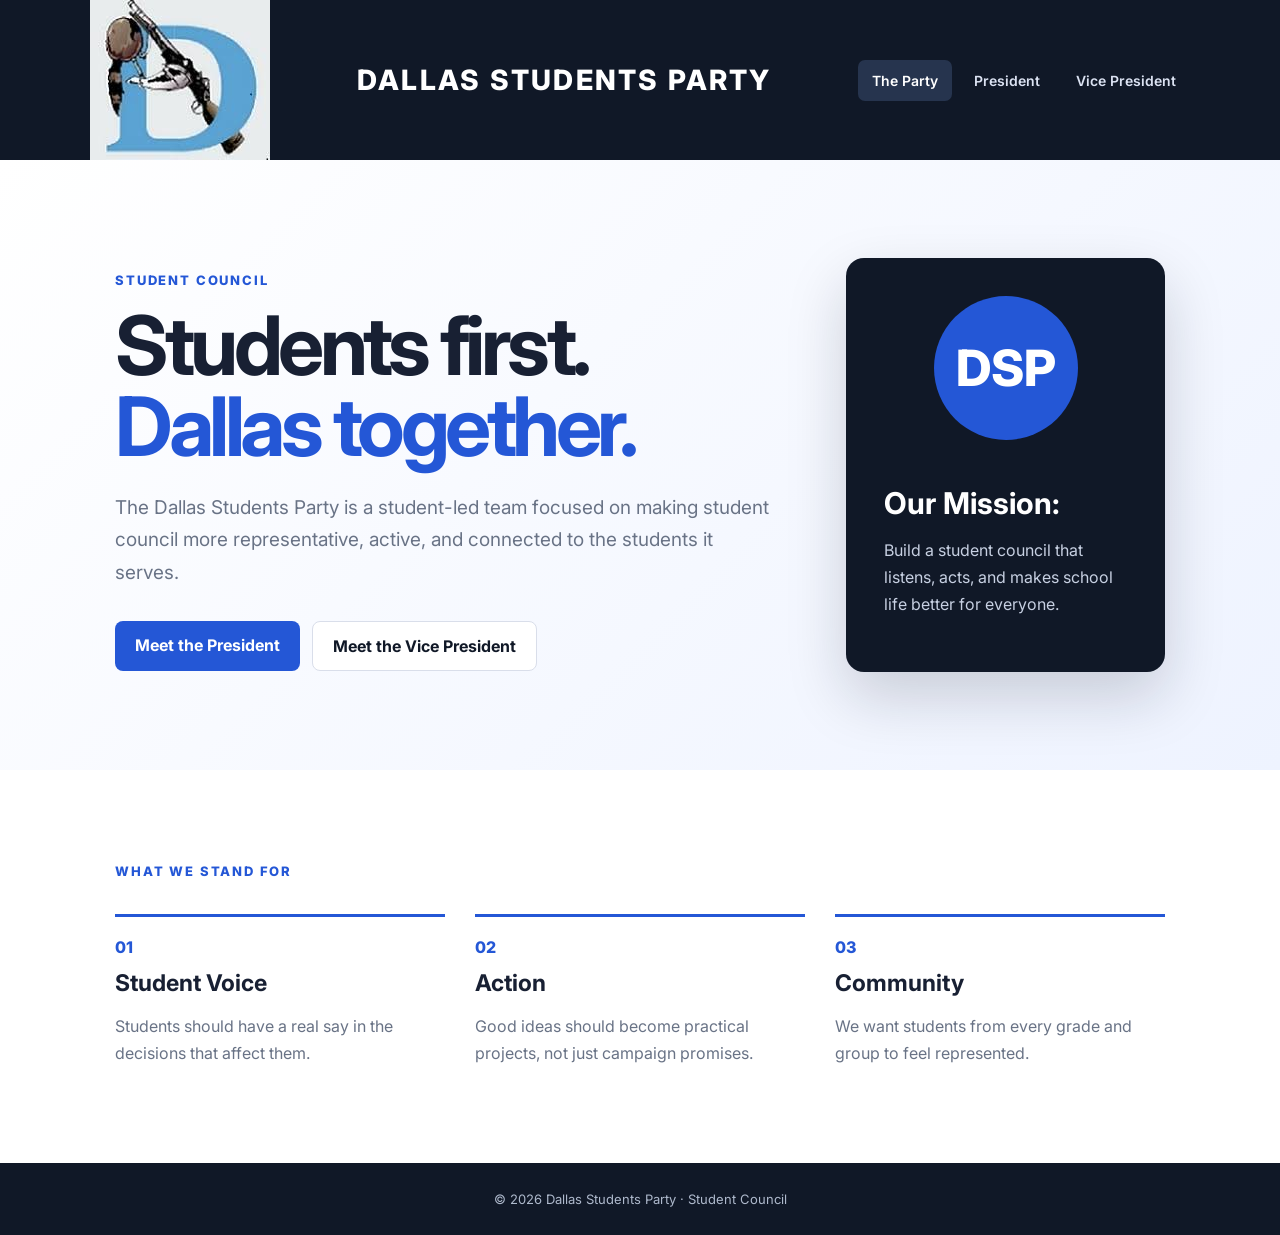
<file: index.html>
<!DOCTYPE html>
<html lang="en">
<head>
  <meta charset="UTF-8">
  <meta name="viewport" content="width=device-width, initial-scale=1.0">
  <title>Dallas Students Party | Home</title>
  <link rel="stylesheet" href="style.css">
</head>
<body>
  <header>
    <img src="logo.jpg" alt="Dallas Students Party Logo">
    <div class="brand">DALLAS STUDENTS PARTY</div>
    <nav>
      <a class="active" href="index.html">The Party</a>
      <a href="president.html">President</a>
      <a href="vice-president.html">Vice President</a>
    </nav>
  </header>

  <main class="hero">
    <section class="hero-content">
      <p class="eyebrow">STUDENT COUNCIL</p>
      <h1>Students first.<br><span>Dallas together.</span></h1>
      <p class="lead">The Dallas Students Party is a student-led team focused on making student council more representative, active, and connected to the students it serves.</p>
      <div class="buttons">
        <a class="button primary" href="president.html">Meet the President</a>
        <a class="button secondary" href="vice-president.html">Meet the Vice President</a>
      </div>
    </section>
    <aside class="card">
      <div class="card-mark">DSP</div>
      <h2>Our Mission:</h2>
      <p>Build a student council that listens, acts, and makes school life better for everyone.</p>
    </aside>
  </main>

  <section class="section">
    <p class="eyebrow">WHAT WE STAND FOR</p>
    <div class="values">
      <article><span>01</span><h3>Student Voice</h3><p>Students should have a real say in the decisions that affect them.</p></article>
      <article><span>02</span><h3>Action</h3><p>Good ideas should become practical projects, not just campaign promises.</p></article>
      <article><span>03</span><h3>Community</h3><p>We want students from every grade and group to feel represented.</p></article>
    </div>
  </section>

  <footer>© 2026 Dallas Students Party · Student Council</footer>
</body>
</html>
</file>
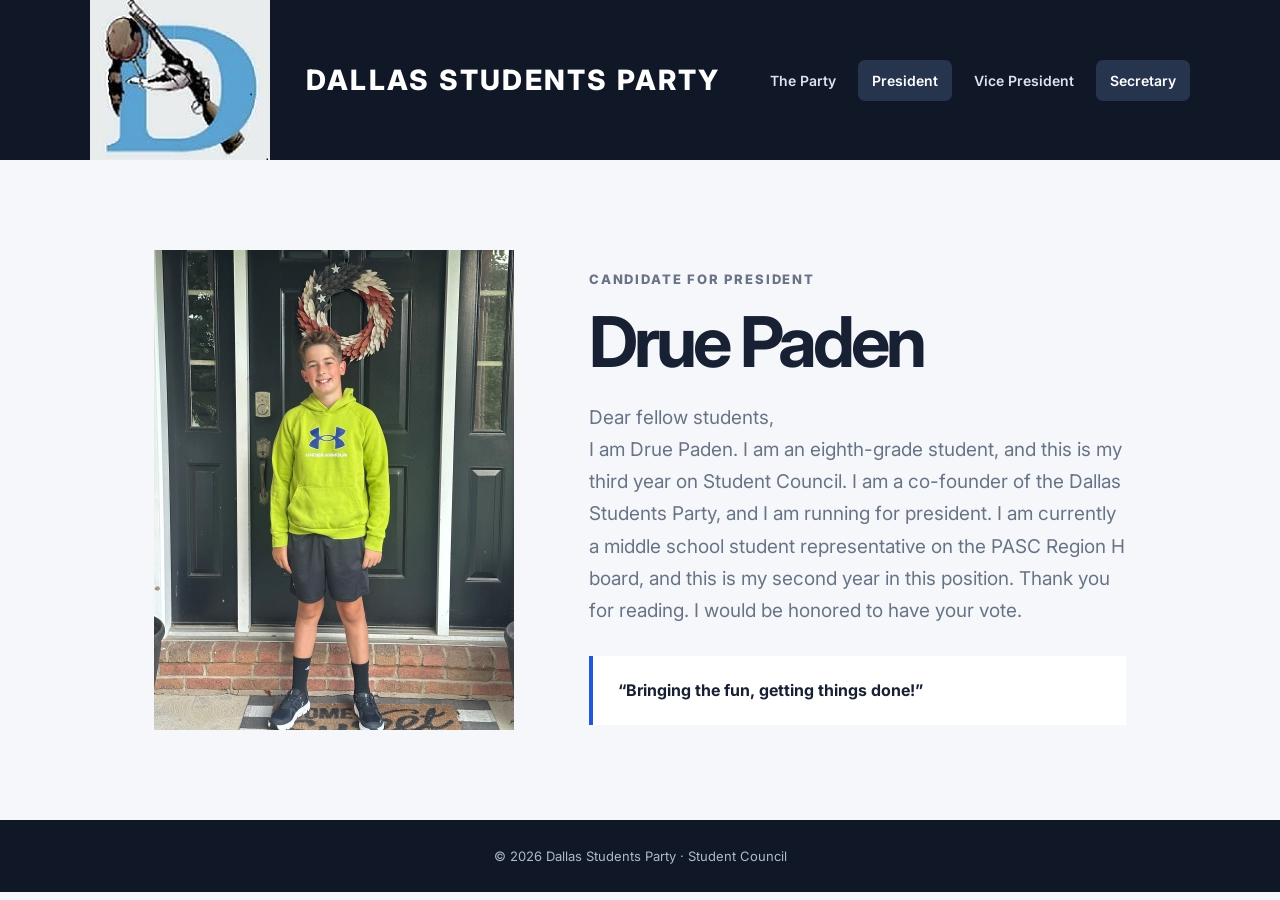
<file: president.html>
<!DOCTYPE html>
<html lang="en">
<head>
  <meta charset="UTF-8">
  <meta name="viewport" content="width=device-width, initial-scale=1.0">
  <title>Dallas Students Party | President</title>
  <link rel="stylesheet" href="style.css">
</head>
<body>
  <header>
    <img src="logo.jpg" alt="Dallas Students Party Logo">
    <div class="brand">DALLAS STUDENTS PARTY</div>
    <nav>
      <a href="index.html">The Party</a>
      <a class="active" href="president.html">President</a>
      <a href="vice-president.html">Vice President</a>
      <a class="active" href="secretary.html">Secretary</a>
    </nav>
  </header>

  <main class="profile">
    <img src="Website Portrait Drue.jpg" alt="Drue Paden">
    <section>
      <p class="eyebrow">CANDIDATE FOR PRESIDENT</p>
      <h1>Drue Paden</h1>
      <p class="lead">Dear fellow students,<br>
        I am Drue Paden. I am an eighth-grade student, and this is my third year on Student Council. I am a co-founder of the Dallas Students Party, and I am running for president. I am currently a middle school student representative on the PASC Region H board, and this is my second year in this position. Thank you for reading. I would be honored to have your vote.</p>
      <div class="quote">“Bringing the fun, getting things done!”</div>
    </section>
  </main>

  <footer>© 2026 Dallas Students Party · Student Council</footer>
</body>
</html>
</file>
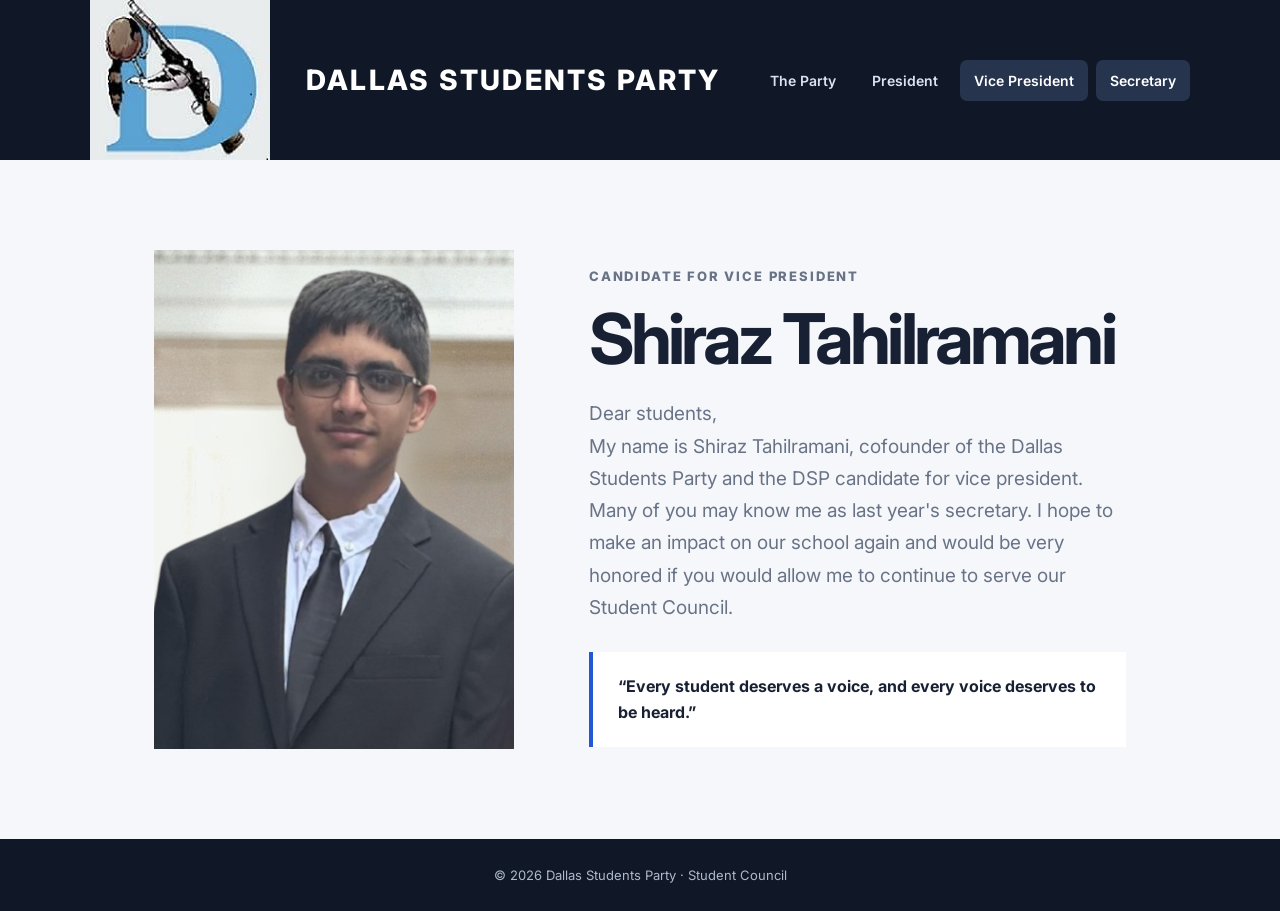
<file: vice-president.html>
<!DOCTYPE html>
<html lang="en">
<head>
  <meta charset="UTF-8">
  <meta name="viewport" content="width=device-width, initial-scale=1.0">
  <title>Dallas Students Party | Vice President</title>
  <link rel="stylesheet" href="style.css">
</head>
<body>
  <header>
    <img src="logo.jpg" alt="Dallas Students Party Logo">
    <div class="brand">DALLAS STUDENTS PARTY</div>
    <nav>
      <a href="index.html">The Party</a>
      <a href="president.html">President</a>
      <a class="active" href="vice-president.html">Vice President</a>
      <a class="active" href="secretary.html">Secretary</a>
    </nav>
  </header>

  <main class="profile">
    <img src="Website Portrait Shiraz.png" alt="Shiraz Tahilramani">
    <section>
      <p class="eyebrow">CANDIDATE FOR VICE PRESIDENT</p>
      <h1>Shiraz Tahilramani</h1>
      <p class="lead">Dear students,<br>
        My name is Shiraz Tahilramani, cofounder of the Dallas Students Party and the DSP candidate for vice president. Many of you may know me as last year's secretary. I hope to make an impact on our school again and would be very honored if you would allow me to continue to serve our Student Council.</p>
      <div class="quote">“Every student deserves a voice, and every voice deserves to be heard.”</div>
    </section>
  </main>

  <footer>© 2026 Dallas Students Party · Student Council</footer>
</body>
</html>
</file>
<file: style.css>
@import url('https://fonts.googleapis.com/css2?family=Inter:wght@400;600;700;800&display=swap');

:root {
  --navy: #101827;
  --blue: #2457d6;
  --light: #f5f7fb;
  --text: #182033;
  --muted: #697386;
  --white: #ffffff;
}

* { box-sizing: border-box; }
body {
  margin: 0;
  font-family: Inter, Arial, sans-serif;
  color: var(--text);
  background: var(--light);
}
header {
  min-height: 78px;
  padding: 0 7%;
  background: var(--navy);
  color: white;
  display: flex;
  align-items: center;
  justify-content: space-between;
  gap: 25px;
}
.brand { font-weight: 800; letter-spacing: .08em; font-size: 28px; }
nav { display: flex; gap: 8px; flex-wrap: wrap; }
nav a {
  color: #dbe2f2;
  text-decoration: none;
  padding: 12px 14px;
  border-radius: 7px;
  font-size: 14px;
  font-weight: 600;
}
nav a:hover, nav a.active { background: #26344e; color: white; }

.hero {
  min-height: 610px;
  padding: 90px 9%;
  display: grid;
  grid-template-columns: 1.35fr .65fr;
  align-items: center;
  gap: 70px;
  background: linear-gradient(135deg, #fff 0%, #eef3ff 100%);
}
.eyebrow {
  color: var(--blue);
  font-size: 13px;
  font-weight: 800;
  letter-spacing: .14em;
}
h1 {
  font-size: clamp(46px, 7vw, 82px);
  line-height: .98;
  margin: 18px 0 25px;
  letter-spacing: -.055em;
}
h1 span { color: var(--blue); }
.lead { font-size: 19px; line-height: 1.7; color: var(--muted); max-width: 700px; }
.buttons { display: flex; gap: 12px; margin-top: 32px; flex-wrap: wrap; }
.button { text-decoration: none; padding: 14px 20px; border-radius: 8px; font-weight: 700; }
.primary { background: var(--blue); color: white; }
.secondary { background: white; color: var(--navy); border: 1px solid #d9deea; }

.card {
  background: var(--navy);
  color: white;
  padding: 38px;
  border-radius: 18px;
  box-shadow: 0 25px 60px rgba(16,24,39,.18);
}
.card-mark {
  margin: 0 auto 45px auto;
  width: 144px; height: 144px; border-radius: 50%;
  background: var(--blue);
  display: grid; place-items: center;
  font-weight: 800; margin-bottom: 45px; font-size: 50px;
}
.card h2 { font-size: 30px; margin: 0 0 12px; }
.card p { color: #c7d0e2; line-height: 1.7; }

.section { padding: 80px 9%; background: white; }
.values {
  display: grid; grid-template-columns: repeat(3,1fr); gap: 30px;
  margin-top: 35px;
}
.values article { border-top: 3px solid var(--blue); padding-top: 20px; }
.values span { color: var(--blue); font-weight: 800; }
.values h3 { font-size: 23px; margin: 12px 0; }
.values p, .profile p { color: var(--muted); line-height: 1.7; }

.profile {
  max-width: 1100px;
  min-height: 650px;
  margin: auto;
  padding: 90px 5%;
  display: grid;
  grid-template-columns: 360px 1fr;
  gap: 75px;
  align-items: center;
}
.profile h1 { font-size: clamp(44px, 6vw, 70px); }
.profile-photo {
  width: 100%; aspect-ratio: 3/4;
  border-radius: 16px;
}
.placeholder {
  display: grid; place-items: center;
  background: linear-gradient(145deg, #dce4f7, #aebbd8);
  color: #59677f; font-weight: 800; letter-spacing: .08em;
}
.quote {
  margin-top: 28px; padding: 22px 25px;
  border-left: 4px solid var(--blue);
  background: white; font-weight: 700; line-height: 1.6;
}
footer {
  padding: 28px 7%;
  background: var(--navy);
  color: #aeb9cc;
  text-align: center;
  font-size: 13px;
}

@media (max-width: 800px) {
  header { padding: 18px 5%; align-items: flex-start; flex-direction: column; }
  .hero, .profile { grid-template-columns: 1fr; padding: 60px 7%; gap: 40px; }
  .values { grid-template-columns: 1fr; }
  .profile-photo { max-width: 360px; }
}
</file>
